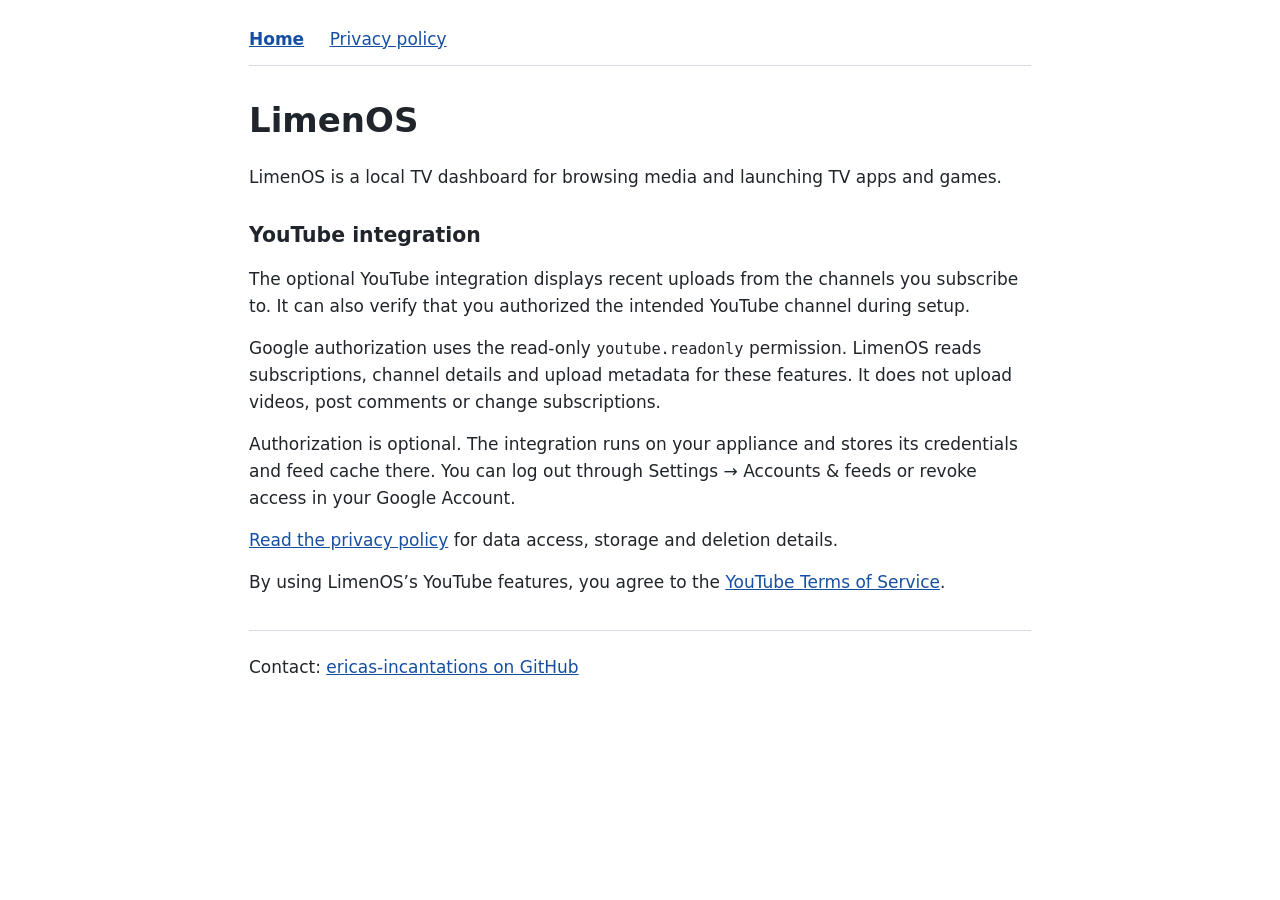
<file: index.html>
<!doctype html>
<html lang="en">
<head>
  <meta charset="utf-8">
  <meta name="viewport" content="width=device-width, initial-scale=1">
  <meta name="referrer" content="no-referrer">
  <meta name="description" content="LimenOS TV dashboard and its optional YouTube subscription feed.">
  <title>LimenOS</title>
  <link rel="stylesheet" href="style.css">
</head>
<body>
  <header>
    <nav aria-label="Main navigation">
      <a href="index.html" aria-current="page">Home</a>
      <a href="privacy.html">Privacy policy</a>
    </nav>
  </header>
  <main>
    <h1>LimenOS</h1>
    <p>LimenOS is a local TV dashboard for browsing media and launching TV apps and games.</p>
    <h2>YouTube integration</h2>
    <p>The optional YouTube integration displays recent uploads from the channels you subscribe to. It can also verify that you authorized the intended YouTube channel during setup.</p>
    <p>Google authorization uses the read-only <code>youtube.readonly</code> permission. LimenOS reads subscriptions, channel details and upload metadata for these features. It does not upload videos, post comments or change subscriptions.</p>
    <p>Authorization is optional. The integration runs on your appliance and stores its credentials and feed cache there. You can log out through Settings → Accounts &amp; feeds or revoke access in your Google Account.</p>
    <p><a href="privacy.html">Read the privacy policy</a> for data access, storage and deletion details.</p>
    <p>By using LimenOS’s YouTube features, you agree to the <a href="https://www.youtube.com/t/terms" rel="noreferrer">YouTube Terms of Service</a>.</p>
  </main>
  <footer>
    <p>Contact: <a href="https://github.com/ericas-incantations" rel="noreferrer">ericas-incantations on GitHub</a></p>
  </footer>
</body>
</html>
</file>
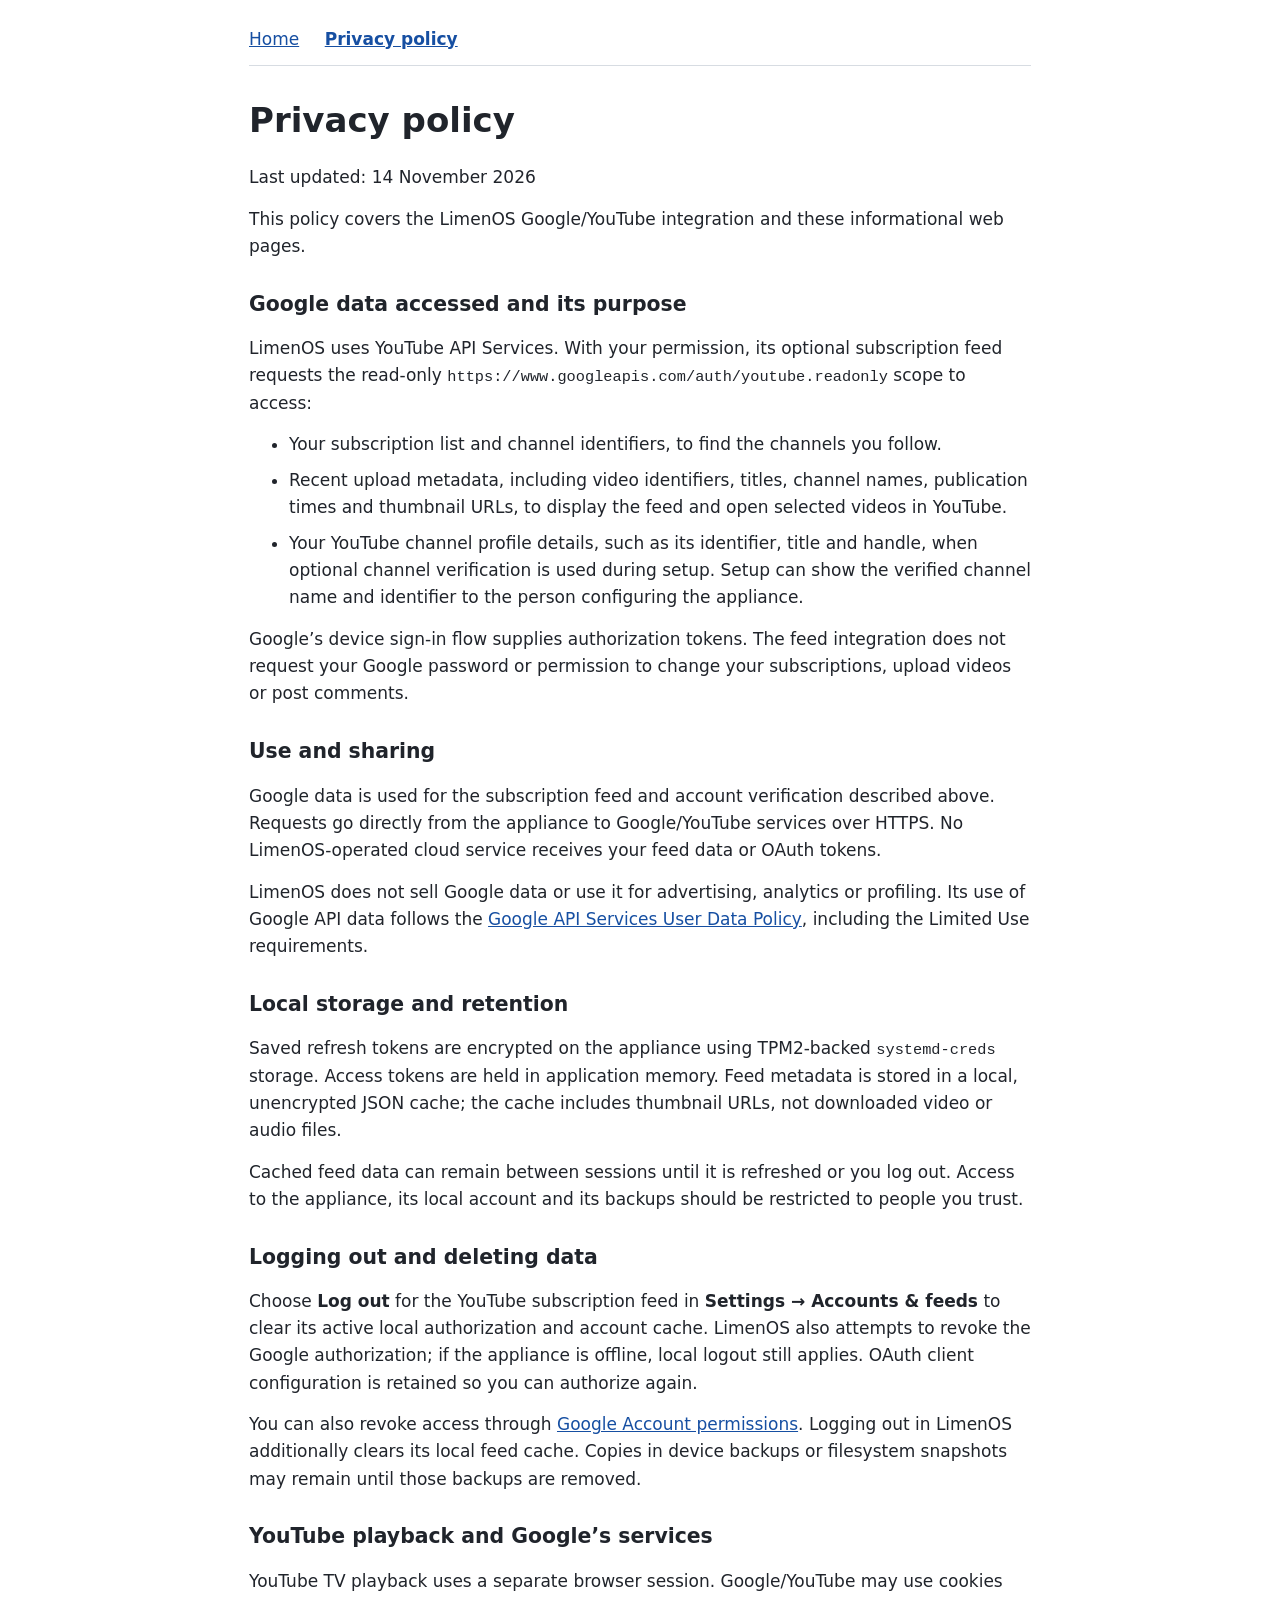
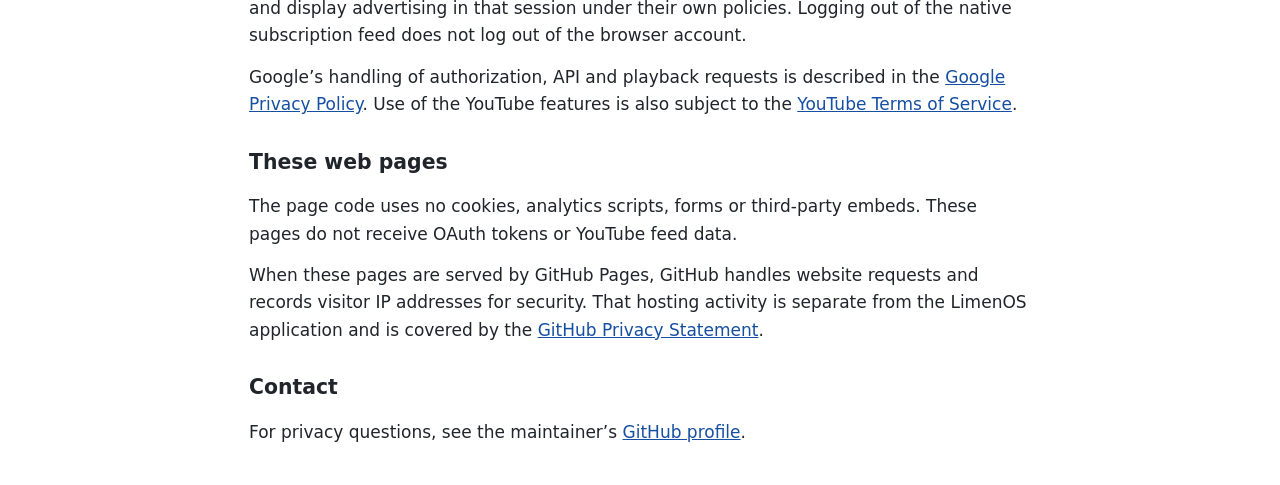
<file: privacy.html>
<!doctype html>
<html lang="en">
<head>
  <meta charset="utf-8">
  <meta name="viewport" content="width=device-width, initial-scale=1">
  <meta name="referrer" content="no-referrer">
  <meta name="description" content="How LimenOS accesses, uses, stores and deletes Google and YouTube data.">
  <title>Privacy policy · LimenOS</title>
  <link rel="stylesheet" href="style.css">
</head>
<body>
  <header>
    <nav aria-label="Main navigation">
      <a href="index.html">Home</a>
      <a href="privacy.html" aria-current="page">Privacy policy</a>
    </nav>
  </header>
  <main>
    <h1>Privacy policy</h1>
    <p>Last updated: <time datetime="2026-11-14">14 November 2026</time></p>
    <p>This policy covers the LimenOS Google/YouTube integration and these informational web pages.</p>
    <h2>Google data accessed and its purpose</h2>
    <p>LimenOS uses YouTube API Services. With your permission, its optional subscription feed requests the read-only <code>https://www.googleapis.com/auth/youtube.readonly</code> scope to access:</p>
    <ul>
      <li>Your subscription list and channel identifiers, to find the channels you follow.</li>
      <li>Recent upload metadata, including video identifiers, titles, channel names, publication times and thumbnail URLs, to display the feed and open selected videos in YouTube.</li>
      <li>Your YouTube channel profile details, such as its identifier, title and handle, when optional channel verification is used during setup. Setup can show the verified channel name and identifier to the person configuring the appliance.</li>
    </ul>
    <p>Google’s device sign-in flow supplies authorization tokens. The feed integration does not request your Google password or permission to change your subscriptions, upload videos or post comments.</p>
    <h2>Use and sharing</h2>
    <p>Google data is used for the subscription feed and account verification described above. Requests go directly from the appliance to Google/YouTube services over HTTPS. No LimenOS-operated cloud service receives your feed data or OAuth tokens.</p>
    <p>LimenOS does not sell Google data or use it for advertising, analytics or profiling. Its use of Google API data follows the <a href="https://developers.google.com/terms/api-services-user-data-policy" rel="noreferrer">Google API Services User Data Policy</a>, including the Limited Use requirements.</p>
    <h2>Local storage and retention</h2>
    <p>Saved refresh tokens are encrypted on the appliance using TPM2-backed <code>systemd-creds</code> storage. Access tokens are held in application memory. Feed metadata is stored in a local, unencrypted JSON cache; the cache includes thumbnail URLs, not downloaded video or audio files.</p>
    <p>Cached feed data can remain between sessions until it is refreshed or you log out. Access to the appliance, its local account and its backups should be restricted to people you trust.</p>
    <h2>Logging out and deleting data</h2>
    <p>Choose <strong>Log out</strong> for the YouTube subscription feed in <strong>Settings → Accounts &amp; feeds</strong> to clear its active local authorization and account cache. LimenOS also attempts to revoke the Google authorization; if the appliance is offline, local logout still applies. OAuth client configuration is retained so you can authorize again.</p>
    <p>You can also revoke access through <a href="https://security.google.com/settings/security/permissions" rel="noreferrer">Google Account permissions</a>. Logging out in LimenOS additionally clears its local feed cache. Copies in device backups or filesystem snapshots may remain until those backups are removed.</p>
    <h2>YouTube playback and Google’s services</h2>
    <p>YouTube TV playback uses a separate browser session. Google/YouTube may use cookies and display advertising in that session under their own policies. Logging out of the native subscription feed does not log out of the browser account.</p>
    <p>Google’s handling of authorization, API and playback requests is described in the <a href="https://policies.google.com/privacy" rel="noreferrer">Google Privacy Policy</a>. Use of the YouTube features is also subject to the <a href="https://www.youtube.com/t/terms" rel="noreferrer">YouTube Terms of Service</a>.</p>
    <h2>These web pages</h2>
    <p>The page code uses no cookies, analytics scripts, forms or third-party embeds. These pages do not receive OAuth tokens or YouTube feed data.</p>
    <p>When these pages are served by GitHub Pages, GitHub handles website requests and records visitor IP addresses for security. That hosting activity is separate from the LimenOS application and is covered by the <a href="https://docs.github.com/en/site-policy/privacy-policies/github-general-privacy-statement" rel="noreferrer">GitHub Privacy Statement</a>.</p>
    <h2>Contact</h2>
    <p>For privacy questions, see the maintainer’s <a href="https://github.com/ericas-incantations" rel="noreferrer">GitHub profile</a>.</p>
  </main>
</body>
</html>
</file>
<file: style.css>
:root {
  color: #20242b;
  background: #fff;
  font-family: system-ui, sans-serif;
  font-size: 17px;
  line-height: 1.6;
}
body {
  max-width: 46rem;
  margin: 0 auto;
  padding: 1.5rem;
}
header {
  border-bottom: 1px solid #d7dce2;
  padding-bottom: 0.75rem;
  margin-bottom: 2rem;
}
nav {
  display: flex;
  flex-wrap: wrap;
  gap: 1.5rem;
}
a { color: #164fa2; }
a:focus-visible { outline: 2px solid currentColor; outline-offset: 4px; }
[aria-current="page"] { font-weight: 650; }
h1 { font-size: 2rem; line-height: 1.2; }
h2 { font-size: 1.2rem; line-height: 1.35; margin-top: 1.8rem; }
p, ul { margin: 0.85rem 0; }
li + li { margin-top: 0.5rem; }
code { font-size: 0.9em; overflow-wrap: anywhere; }
footer { border-top: 1px solid #d7dce2; margin-top: 2rem; padding-top: 0.5rem; }
@media (max-width: 480px) {
  :root { font-size: 16px; }
  body { padding: 1rem; }
}
</file>
